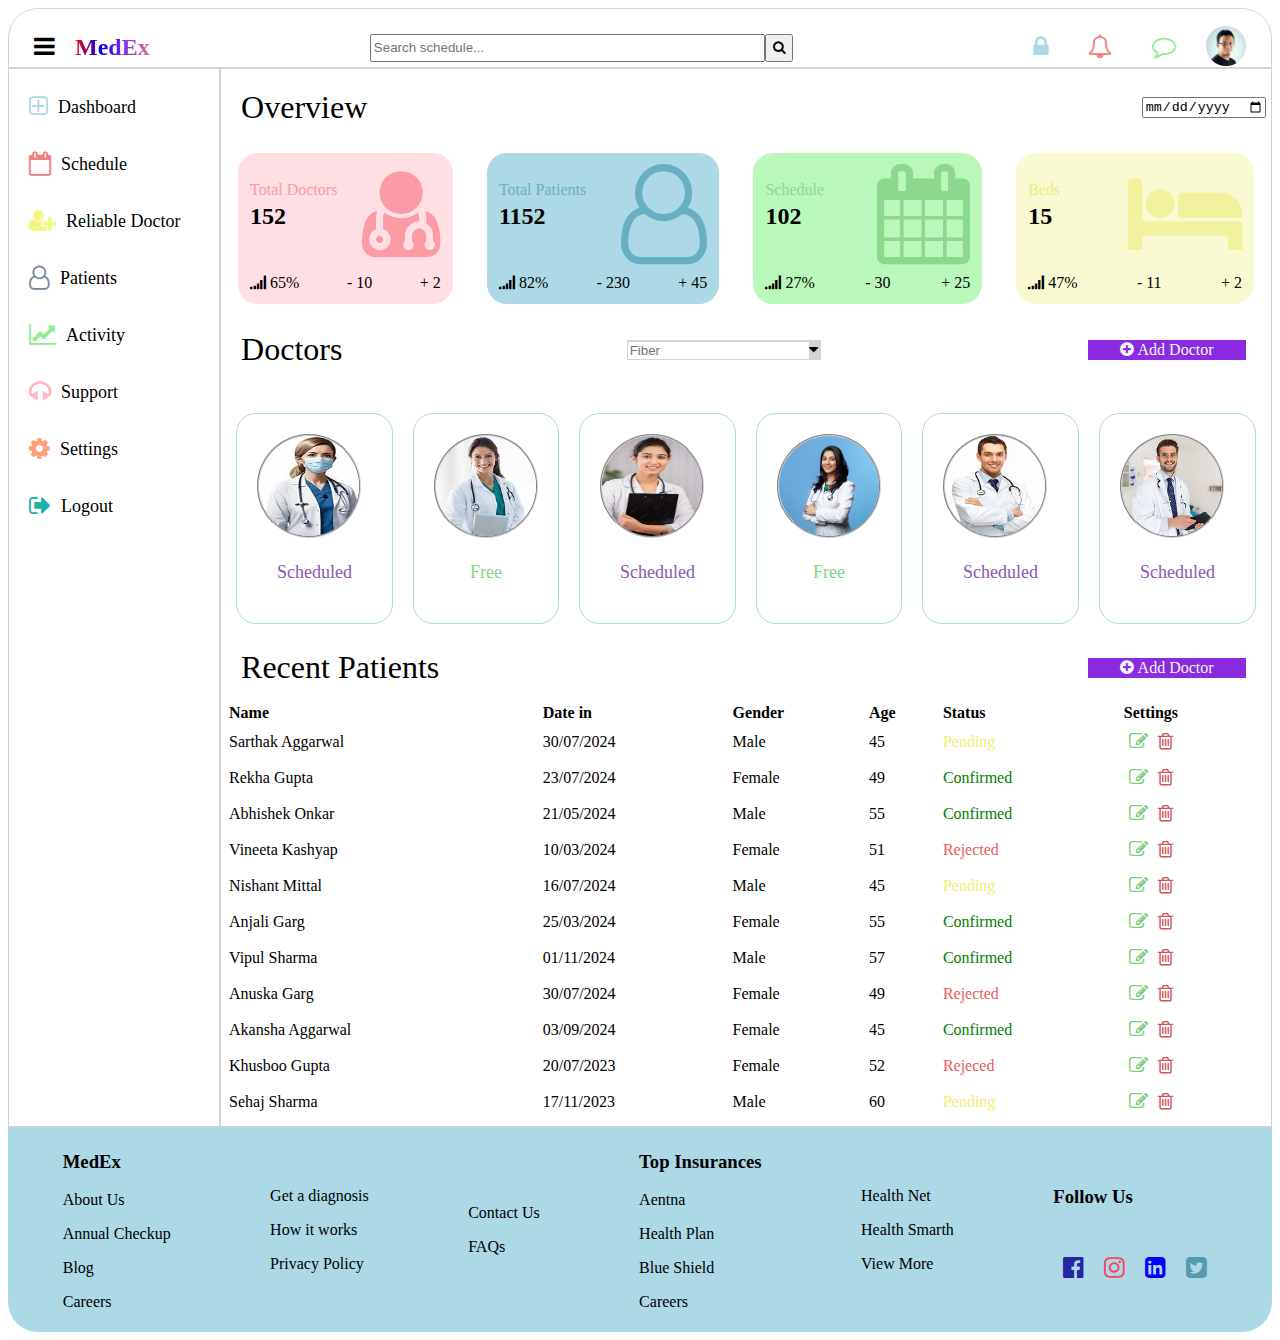
<file: index.html>
<!DOCTYPE html>
<html lang="en">

<head>
    <meta charset="UTF-8">
    <meta name="viewport" content="width=device-width, initial-scale=1.0">
    <title>MedEx</title>
    <link rel="stylesheet" href="./css/h1.css">
    <link rel="stylesheet" href="https://cdnjs.cloudflare.com/ajax/libs/font-awesome/4.7.0/css/font-awesome.min.css">

</head>

<body>
    <div class="container">
        <div class="d11">
            <div class="d1">
                <div class="d111">

                    <div class="a1"><i class="fa fa-bars" aria-hidden="true"></i></div>
                    <div class="a2">
                        <h2 class="d">MedEx</h2>
                    </div>
                </div>
                <div class="a3">
                    <div>
                        <form>
                            <input type="search" placeholder="Search schedule..." class="i11">
                        </form>
                    </div>
                    <div>
                        <button class="b1">
                            <i class="fa fa-search" aria-hidden="true"></i>
                        </button>
                    </div>
                </div>
                <div class="a4">
                    <div class="icn"><i class="fa fa-lock" aria-hidden="true"></i></div>
                    <div class="icn"><i class="fa fa-bell-o" aria-hidden="true"></i></div>
                    <div class="icn"><i class="fa fa-comment-o" aria-hidden="true"></i></div>
                    <div><img src="./images/i2.jpeg" class="img"></div>
                </div>
            </div>
        </div>


        <div class="d12">
            <div class="d2">
                <div class="c1">
                    <div class="z1"><i class="fa fa-plus-square-o" aria-hidden="true"></i></div>
                    <div>
                        <p><a href="./h2.html" style="text-decoration: none; color: black;">Dashboard</a></p>
                    </div>
                </div>
                <div class="c1">
                    <div class="z2"><i class="fa fa-calendar-o" aria-hidden="true"></i></div>
                    <div>
                        <p>Schedule</p>
                    </div>
                </div>
                <div class="c1">
                    <div class="z3"><i class="fa fa-user-plus" aria-hidden="true"></i></div>
                    <div>
                        <p>Reliable Doctor</p>
                    </div>
                </div>
                <div class="c1">
                    <div class="z4"><i class="fa fa-user-o" aria-hidden="true"></i>
                    </div>
                    <div>
                        <p>Patients</p>
                    </div>
                </div>
                <div class="c1">
                    <div class="z5"><i class="fa fa-line-chart" aria-hidden="true"></i></div>
                    <div>
                        <p>Activity</p>
                    </div>
                </div>
                <div class="c1">
                    <div class="z6"><i class="fa fa-headphones" aria-hidden="true"></i></div>
                    <div>
                        <p>Support</p>
                    </div>
                </div>
                <div class="c1">
                    <div class="z7"><i class="fa fa-cog" aria-hidden="true"></i></div>
                    <div>
                        <p>Settings</p>
                    </div>
                </div>
                <div class="c1">
                    <div class="z8"><i class="fa fa-sign-out" aria-hidden="true"></i></div>
                    <div>
                        <p>Logout</p>
                    </div>
                </div>
            </div>
        </div>
        <div class="d13">
            <div class="d3">
                <div class="d31">
                    <div>
                        <h3 class="head">Overview</h3>
                    </div>
                    <div>
                        <form class="spc">
                            <input type="date" placeholder="Today">
                        </form>
                    </div>
                </div>
                <div class="card">
                    <div class="card1">
                        <p class="par1">Total Doctors</p>
                        <div class="y">
                            <div>
                                <h2>152</h2>
                            </div>
                            <div class="in1"><i class="fa fa-user-md" aria-hidden="true"></i></div>
                        </div>
                        <div class="y1">
                            <div><i class="fa fa-signal" aria-hidden="true"></i>&nbsp;65%</div>
                            <div>-&nbsp;10</div>
                            <div>+&nbsp;2</div>
                        </div>

                    </div>
                    <div class="card2">
                        <p class="par2">Total Patients</p>
                        <div class="y">
                            <div>
                                <h2>1152</h2>
                            </div>
                            <div class="in2"><i class="fa fa-user-o" aria-hidden="true"></i></div>
                        </div>
                        <div class="y1">
                            <div><i class="fa fa-signal" aria-hidden="true"></i>&nbsp;82%</div>
                            <div>-&nbsp;230</div>
                            <div>+&nbsp;45</div>
                        </div>
                    </div>
                    <div class="card3">
                        <p class="par3">Schedule</p>
                        <div class="y">
                            <div>
                                <h2>102</h2>
                            </div>
                            <div class="in3"><i class="fa fa-calendar" aria-hidden="true"></i></div>
                        </div>
                        <div class="y1">
                            <div><i class="fa fa-signal" aria-hidden="true"></i>&nbsp;27%</div>
                            <div>-&nbsp;30</div>
                            <div>+&nbsp;25</div>
                        </div>
                    </div>
                    <div class="card4">
                        <p class="par4">Beds</p>
                        <div class="y">
                            <div>
                                <h2>15</h2>
                            </div>
                            <div class="in4"><i class="fa fa-bed" aria-hidden="true"></i></div>
                        </div>
                        <div class="y1">
                            <div><i class="fa fa-signal" aria-hidden="true"></i>&nbsp;47%</div>
                            <div>-&nbsp;11</div>
                            <div>+&nbsp;2</div>
                        </div>
                    </div>
                </div>
            </div>
            <div class="d4">
                <div class="d41">
                    <div>
                        <h3 class="head">Doctors</h3>
                    </div>
                    <div>
                        <form class="but">
                            <div><input type="text" placeholder="Fiber"></div>
                            <div><i class="fa fa-caret-down" aria-hidden="true"></i></div>
                        </form>
                    </div>
                    <div class="bas"><i class="fa fa-plus-circle" aria-hidden="true"></i> Add Doctor</div>
                </div>
                <div class="car">
                    <div class="car1">
                        <div><img src="./images/d5.jpeg" class="image1"></div>
                        <div>
                            <p class="p1">Scheduled</p>
                        </div>
                    </div>
                    <div class="car1">
                        <div><img src="./images/d6.jpeg" class="image1"></div>
                        <div>
                            <p class="p2">Free</p>
                        </div>
                    </div>
                    <div class="car1">
                        <div><img src="./images/d1.avif" class="image1"></div>
                        <div>
                            <p class="p1">Scheduled</p>
                        </div>
                    </div>
                    <div class="car1">
                        <div><img src="./images/d2.avif" class="image1"></div>
                        <div>
                            <p class="p2">Free</p>
                        </div>
                    </div>
                    <div class="car1">
                        <div><img src="./images/d3.jpeg" class="image1"></div>
                        <div>
                            <p class="p1">Scheduled</p>
                        </div>
                    </div>
                    <div class="car1">
                        <div><img src="./images/d4.jpeg" class="image1"></div>
                        <div>
                            <p class="p1">Scheduled</p>
                        </div>
                    </div>

                </div>
            </div>
            <div class="d42">
                <div>
                    <h3 class="head">Recent Patients</h3>
                </div>
                <div class="bas"><i class="fa fa-plus-circle" aria-hidden="true"></i> Add Doctor</div>
            </div>
            <div class="tab">
                <table>
                    <tr>
                        <th>Name</th>
                        <th class="pr">Date in</th>
                        <th>Gender</th>
                        <th>Age</th>
                        <th>Status</th>
                        <th>Settings</th>
                    </tr>
                    <tr>
                        <td>Sarthak Aggarwal</td>
                        <td class="pr">30/07/2024</td>
                        <td>Male</td>
                        <td>45</td>
                        <td style="color: rgb(238, 238, 115);">Pending</td>
                        <td class="fake">
                            <div class="icon1"><i class="fa fa-pencil-square-o" aria-hidden="true"></i></div>
                            <div class="icon2">
                                <i class="fa fa-trash-o" aria-hidden="true"></i>
                            </div>
                        </td>
                    </tr>
                    <tr>
                        <td>Rekha Gupta</td>
                        <td class="pr">23/07/2024</td>
                        <td>Female</td>
                        <td>49</td>
                        <td style="color: green;">Confirmed</td>
                        <td class="fake">
                            <div class="icon1"><i class="fa fa-pencil-square-o" aria-hidden="true"></i></div>
                            <div class="icon2">
                                <i class="fa fa-trash-o" aria-hidden="true"></i>
                            </div>
                        </td>
                    </tr>
                    <tr>
                        <td>Abhishek Onkar</td>
                        <td class="pr">21/05/2024</td>
                        <td>Male</td>
                        <td>55</td>
                        <td style="color: green;">Confirmed</td>
                        <td class="fake">
                            <div class="icon1"><i class="fa fa-pencil-square-o" aria-hidden="true"></i></div>
                            <div class="icon2">
                                <i class="fa fa-trash-o" aria-hidden="true"></i>
                            </div>
                        </td>
                    </tr>
                    <tr>
                        <td>Vineeta Kashyap</td>
                        <td class="pr">10/03/2024</td>
                        <td>Female</td>
                        <td>51</td>
                        <td style="color: rgb(238, 90, 90);">Rejected</td>
                        <td class="fake">
                            <div class="icon1"><i class="fa fa-pencil-square-o" aria-hidden="true"></i></div>
                            <div class="icon2">
                                <i class="fa fa-trash-o" aria-hidden="true"></i>
                            </div>
                        </td>
                    </tr>
                    <tr>
                        <td>Nishant Mittal</td>
                        <td class="pr">16/07/2024</td>
                        <td>Male</td>
                        <td>45</td>
                        <td style="color: rgb(238, 238, 115);">Pending</td>
                        <td class="fake">
                            <div class="icon1"><i class="fa fa-pencil-square-o" aria-hidden="true"></i></div>
                            <div class="icon2">
                                <i class="fa fa-trash-o" aria-hidden="true"></i>
                            </div>
                        </td>
                    </tr>
                    <tr>
                        <td>Anjali Garg</td>
                        <td class="pr">25/03/2024</td>
                        <td>Female</td>
                        <td>55</td>
                        <td style="color: green;">Confirmed</td>
                        <td class="fake">
                            <div class="icon1"><i class="fa fa-pencil-square-o" aria-hidden="true"></i></div>
                            <div class="icon2">
                                <i class="fa fa-trash-o" aria-hidden="true"></i>
                            </div>
                        </td>
                    </tr>
                    <tr>
                        <td>Vipul Sharma</td>
                        <td class="pr">01/11/2024</td>
                        <td>Male</td>
                        <td>57</td>
                        <td style="color: green;">Confirmed</td>
                        <td class="fake">
                            <div class="icon1"><i class="fa fa-pencil-square-o" aria-hidden="true"></i></div>
                            <div class="icon2">
                                <i class="fa fa-trash-o" aria-hidden="true"></i>
                            </div>
                        </td>
                    </tr>
                    <tr>
                        <td>Anuska Garg</td>
                        <td class="pr">30/07/2024</td>
                        <td>Female</td>
                        <td>49</td>
                        <td style="color: rgb(238, 90, 90) ;">Rejected</td>
                        <td class="fake">
                            <div class="icon1"><i class="fa fa-pencil-square-o" aria-hidden="true"></i></div>
                            <div class="icon2">
                                <i class="fa fa-trash-o" aria-hidden="true"></i>
                            </div>
                        </td>
                    </tr>
                    <tr>
                        <td>Akansha Aggarwal</td>
                        <td class="pr">03/09/2024</td>
                        <td>Female</td>
                        <td>45</td>
                        <td style="color: green;">Confirmed</td>
                        <td class="fake">
                            <div class="icon1"><i class="fa fa-pencil-square-o" aria-hidden="true"></i></div>
                            <div class="icon2">
                                <i class="fa fa-trash-o" aria-hidden="true"></i>
                            </div>
                        </td>
                    </tr>
                    <tr>
                        <td>Khusboo Gupta</td>
                        <td class="pr">20/07/2023</td>
                        <td>Female</td>
                        <td>52</td>
                        <td style="color:  rgb(238, 90, 90);">Rejeced</td>
                        <td class="fake">
                            <div class="icon1"><i class="fa fa-pencil-square-o" aria-hidden="true"></i></div>
                            <div class="icon2">
                                <i class="fa fa-trash-o" aria-hidden="true"></i>
                            </div>
                        </td>
                    </tr>
                    <tr>
                        <td>Sehaj Sharma</td>
                        <td class="pr">17/11/2023</td>
                        <td>Male</td>
                        <td>60</td>
                        <td style="color: rgb(238, 238, 115);">Pending</td>
                        <td class="fake">
                            <div class="icon1"><i class="fa fa-pencil-square-o" aria-hidden="true"></i></div>
                            <div class="icon2">
                                <i class="fa fa-trash-o" aria-hidden="true"></i>
                            </div>
                        </td>
                    </tr>


                </table>
            </div>

        </div>
        <div class="d14">
            <div class="med1">
                <h3>MedEx</h3>
                <p>About Us</p>
                <p>Annual Checkup</p>
                <p>Blog</p>
                <p>Careers</p>
            </div>
            <div class="med1">
                <p>Get a diagnosis</p>
                <p>How it works</p>
                <p>Privacy Policy</p>
            </div>
            <div class="med1">
                <p>Contact Us</p>
                <p>FAQs</p>
            </div>
            <div class="med1">
                <h3>Top Insurances</h3>
                <p>Aentna</p>
                <p>Health Plan</p>
                <p>Blue Shield</p>
                <p>Careers</p>
            </div>
            <div class="med1">
                <p>Health Net</p>
                <p>Health Smarth</p>
                <p>View More</p>
            </div>
            <div class="med1">
                <h3>Follow Us</h3><br>
                <div class="med3">
                    <div class="t1"><i class="fa fa-facebook-official" aria-hidden="true"></i></div>
                    <div class="t2"><i class="fa fa-instagram" aria-hidden="true"></i></div>
                    <div class="t3"><i class="fa fa-linkedin-square" aria-hidden="true"></i></div>
                    <div class="t4"><i class="fa fa-twitter-square" aria-hidden="true"></i></div>
                </div>
            </div>
        </div>
    </div>

</body>

</html>
</file>
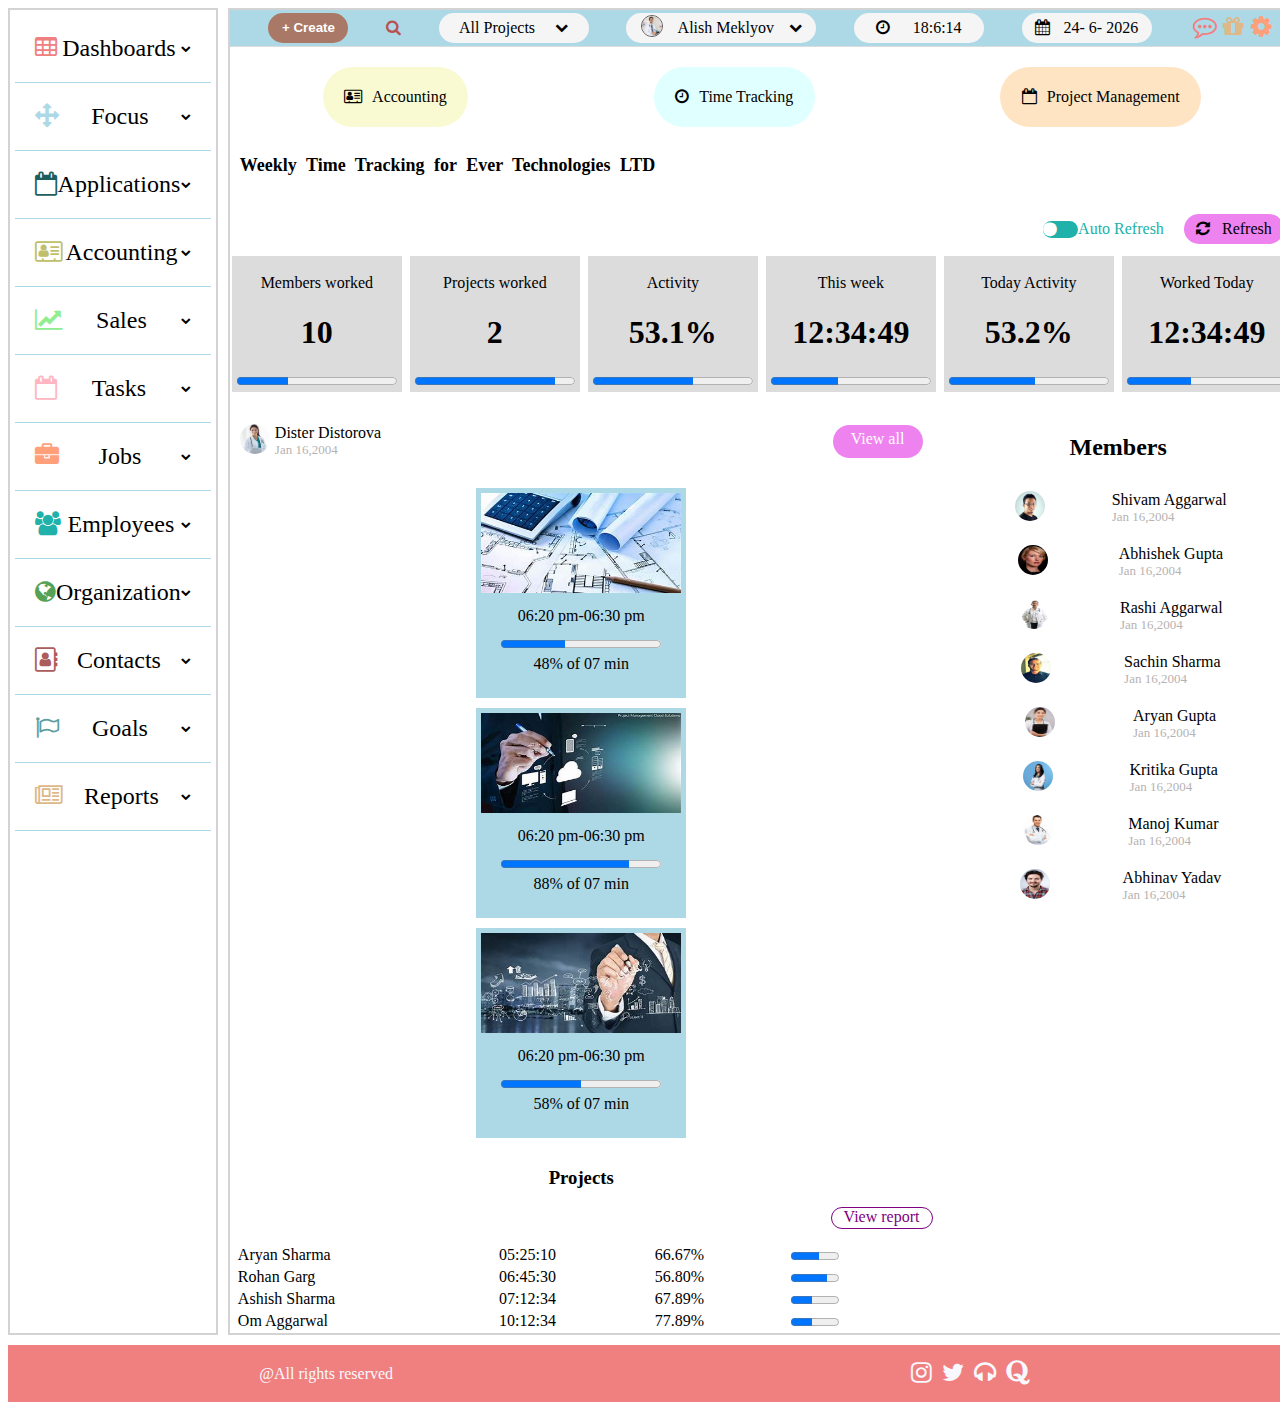
<file: h2.html>
<!DOCTYPE html>
<html lang="en">

<head>
    <meta charset="UTF-8">
    <meta name="viewport" content="width=device-width, initial-scale=1.0">
    <title>CRP</title>
    <link rel="stylesheet" href="./css/h2.css">
    <link rel="stylesheet" href="https://cdnjs.cloudflare.com/ajax/libs/font-awesome/4.7.0/css/font-awesome.min.css">

</head>

<body>
    <div class="container">
        <div class="d1">
            <div class="d11">
                <div style="color: lightcoral;"><i class="fa fa-table" aria-hidden="true"></i></div>
                <div>Dashboards</div>
                <div class="h"><i class="fa fa-chevron-down" aria-hidden="true"></i></div>
            </div>
            <div class="d11">
                <div style="color: lightblue;"><i class="fa fa-arrows" aria-hidden="true"></i></div>
                <div>Focus</div>
                <div class="h"><i class="fa fa-chevron-down" aria-hidden="true"></i></div>
            </div>
            <div class="d11">
                <div style="color: rgb(29, 94, 94);"><i class="fa fa-calendar-o" aria-hidden="true"></i></div>
                <div>Applications</div>
                <div class="h"><i class="fa fa-chevron-down" aria-hidden="true"></i></div>
            </div>
            <div class="d11">
                <div style="color: rgb(192, 192, 108);"><i class="fa fa-address-card-o" aria-hidden="true"></i></div>
                <div>Accounting</div>
                <div class="h"><i class="fa fa-chevron-down" aria-hidden="true"></i></div>
            </div>
            <div class="d11">
                <div style="color: lightgreen;"><i class="fa fa-line-chart" aria-hidden="true"></i></div>
                <div>Sales</div>
                <div class="h"><i class="fa fa-chevron-down" aria-hidden="true"></i></div>
            </div>
            <div class="d11">
                <div style="color: lightpink;"><i class="fa fa-calendar-o" aria-hidden="true"></i></div>
                <div>Tasks</div>
                <div class="h"><i class="fa fa-chevron-down" aria-hidden="true"></i></div>
            </div>
            <div class="d11">
                <div style="color: lightsalmon;"><i class="fa fa-briefcase" aria-hidden="true"></i></div>
                <div>Jobs</div>
                <div class="h"><i class="fa fa-chevron-down" aria-hidden="true"></i></div>
            </div>
            <div class="d11">
                <div style="color: lightseagreen;"><i class="fa fa-users" aria-hidden="true"></i></div>
                <div>Employees</div>
                <div class="h"><i class="fa fa-chevron-down" aria-hidden="true"></i></div>
            </div>
            <div class="d11">
                <div style="color: rgb(85, 161, 85);"><i class="fa fa-globe" aria-hidden="true"></i></div>
                <div>Organization</div>
                <div class="h"><i class="fa fa-chevron-down" aria-hidden="true"></i></div>
            </div>
            <div class="d11">
                <div style="color: rgb(173, 92, 92);"><i class="fa fa-address-book-o" aria-hidden="true"></i></div>
                <div>Contacts</div>
                <div class="h"><i class="fa fa-chevron-down" aria-hidden="true"></i></div>
            </div>
            <div class="d11">
                <div style="color:cadetblue;"><i class="fa fa-flag-o" aria-hidden="true"></i></div>
                <div>Goals</div>
                <div class="h"><i class="fa fa-chevron-down" aria-hidden="true"></i></div>
            </div>
            <div class="d11">
                <div style="color: burlywood;"><i class="fa fa-newspaper-o" aria-hidden="true"></i></div>
                <div>Reports</div>
                <div class="h"><i class="fa fa-chevron-down" aria-hidden="true"></i></div>
            </div>
        </div>
        <div class="d2">
            <div class="d21">
                <div class="hi">
                    <div>
                        <button class="b1">
                            + Create
                        </button>
                    </div>
                    <div class="b2">
                        <i class="fa fa-search" aria-hidden="true"></i>
                    </div>
                    <div class="c1">
                        <div>All Projects</div>
                        <div class="i1"><i class="fa fa-chevron-down" aria-hidden="true"></i></div>

                    </div>
                    <div class="c2">
                        <div><img src="./images/d4.jpeg" class="img1"></div>
                        <div>Alish Meklyov</div>
                        <div class="i1"><i class="fa fa-chevron-down" aria-hidden="true"></i></div>
                    </div>
                    <div class="c3">
                        <div><i class="fa fa-clock-o" aria-hidden="true"></i></div>
                        <div>
                            <script>
                                var date = new Date();
                                var hour = date.getHours();
                                var min = date.getMinutes();
                                var sec = date.getSeconds();
                                document.write(hour + ":" + min + ":" + sec);
                                console.log(hour + ":" + min + ":" + sec);
                            </script>
                        </div>
                    </div>
                    <div class="c4">
                        <div><i class="fa fa-calendar" aria-hidden="true"></i></div>
                        <div>
                            <script>
                                var date1 = new Date();
                                var d = date1.getDate();
                                var mon = date1.getUTCMonth();
                                var year = date1.getFullYear();
                                document.write(d + "- " + mon + "- " + year);
                                console.log(d + "- " + mon + "- " + year);
                            </script>
                        </div>
                    </div>
                    <div class="c5">
                        <div class="p1"><i class="fa fa-commenting-o" aria-hidden="true"></i></div>
                        <div class="p2"><i class="fa fa-gift" aria-hidden="true"></i></div>
                        <div class="p3"><i class="fa fa-cog" aria-hidden="true"></i></div>
                    </div>
                </div>
                <div class="hello">
                    <div class="z1">
                        <div><i class="fa fa-address-card-o" aria-hidden="true"></i></div>
                        <div class="z11">Accounting</div>
                    </div>
                    <div class="z2">
                        <div><i class="fa fa-clock-o" aria-hidden="true"></i></div>
                        <div class="z11">Time Tracking</div>
                    </div>
                    <div class="z3">
                        <div><i class="fa fa-calendar-o" aria-hidden="true"></i></div>
                        <div class="z11">Project Management</div>
                    </div>
                </div>
            </div>
            <div class="d22">
                <h3 class="z4">Weekly Time Tracking for Ever Technologies LTD</h3>
                <div class="x">
                    <div class="x1">
                        <div class="x111">
                            <div class="x11">
                                <i class="fa fa-circle" aria-hidden="true"></i>
                            </div>
                            <div>
                                <p style="color: lightseagreen;">Auto Refresh</p>
                            </div>

                            <div class="ref">
                                <div><i class="fa fa-refresh" aria-hidden="true"></i></div>
                                <div>Refresh</div>

                            </div>
                        </div>
                    </div>
                </div>
                <div class="card">
                    <div class="card1">
                        <p>Members worked</p>
                        <h1 class="b">10</h1>
                        <label for="file"></label>
                        <progress id="file" value="32" max="100"></progress>

                    </div>
                    <div class="card1">
                        <p>Projects worked</p>
                        <h1 class="b">2</h1>
                        <label for="file"></label>
                        <progress id="file" value="88" max="100"></progress>

                    </div>
                    <div class="card1">
                        <p>Activity</p>
                        <h1 class="b">53.1%</h1>
                        <label for="file"></label>
                        <progress id="file" value="63" max="100"></progress>

                    </div>
                    <div class="card1">
                        <p>This week</p>
                        <h1 class="b">12:34:49</h1>
                        <label for="file"></label>
                        <progress id="file" value="42" max="100"></progress>

                    </div>
                    <div class="card1">
                        <p>Today Activity</p>
                        <h1 class="b">53.2%</h1>
                        <label for="file"></label>
                        <progress id="file" value="54" max="100"></progress>

                    </div>
                    <div class="card1">
                        <p>Worked Today</p>
                        <h1 class="b">12:34:49</h1>
                        <label for="file"></label>
                        <progress id="file" value="40" max="100"></progress>

                    </div>
                </div>
                <div class="cont1">
                    <div class="item">
                        <h2 style="text-align: center;">Members</h2>
                        <div class="e1">
                            <div><img src="./images/i2.jpeg" class="set"></div>
                            <div>Shivam Aggarwal
                                <div class="sm">Jan 16,2004</div>
                            </div>
                        </div>
                        <div class="e1">
                            <div><img src="./images/i3.jpeg" class="set"></div>
                            <div>Abhishek Gupta
                                <div class="sm">Jan 16,2004</div>
                            </div>
                        </div>
                        <div class="e1">
                            <div><img src="./images/d7.webp" class="set"></div>
                            <div>Rashi Aggarwal
                                <div class="sm">Jan 16,2004</div>
                            </div>
                        </div>
                        <div class="e1">
                            <div><img src="./images/i1.jpeg" class="set"></div>
                            <div>Sachin Sharma
                                <div class="sm">Jan 16,2004</div>
                            </div>
                        </div>
                        <div class="e1">
                            <div><img src="./images/d1.avif" class="set"></div>
                            <div>Aryan Gupta
                                <div class="sm">Jan 16,2004</div>
                            </div>
                        </div>
                        <div class="e1">
                            <div><img src="./images/d2.avif" class="set"></div>
                            <div>Kritika Gupta
                                <div class="sm">Jan 16,2004</div>
                            </div>
                        </div>
                        <div class="e1">
                            <div><img src="./images/d3.jpeg" class="set"></div>
                            <div>Manoj Kumar
                                <div class="sm">Jan 16,2004</div>
                            </div>
                        </div>
                        <div class="e1">
                            <div><img src="./images/i6.jpeg" class="set"></div>
                            <div>Abhinav Yadav
                                <div class="sm">Jan 16,2004</div>
                            </div>
                        </div>
                    </div>
                    <div class="s1">
                        <div class="e">
                            <div class="e1">
                                <div><img src="./images/d6.jpeg" class="set"></div>
                                <div>Dister Distorova
                                    <div class="sm">Jan 16,2004</div>
                                </div>
                            </div>
                            <div class="view">View all</div>
                        </div>
                        <div class="car">
                            <div class="car1">
                                <div><img src="./images/th.jpeg" class="im"></div>
                                <div class="eas">06:20 pm-06:30 pm</div>
                                <div><label for="file1"></label>
                                    <progress id="file1" value="40" max="100"></progress>
                                </div>
                                <div class="e2">48% of 07 min</div>
                            </div>
                            <div class="car1">
                                <div><img src="./images/ph2.jpeg" class="im"></div>
                                <div class="eas">06:20 pm-06:30 pm</div>
                                <div><label for="file1"></label>
                                    <progress id="file1" value="80" max="100"></progress>
                                </div>
                                <div class="e2">88% of 07 min</div>
                            </div>
                            <div class="car1">
                                <div><img src="./images/ph3.jpeg" class="im"></div>
                                <div class="eas">06:20 pm-06:30 pm</div>
                                <div><label for="file1"></label>
                                    <progress id="file1" value="50" max="100"></progress>
                                </div>
                                <div class="e2">58% of 07 min</div>
                            </div>
                        </div>
                    </div>
                    <div class="s2">
                        <h3 style="text-align: center;">Projects</h3>
                        <div class="view1">View report</div><br><br>
                        <table>
                            <tbody>
                                <tr>
                                    <td>Aryan Sharma</td>
                                    <td>05:25:10</td>
                                    <td>66.67%</td>
                                    <td><progress id="file2" value="30" max="50"></progress></td>

                                </tr>
                                <tr>
                                    <td>Rohan Garg</td>
                                    <td>06:45:30</td>
                                    <td>56.80%</td>
                                    <td><progress id="file2" value="38" max="50"></progress></td>

                                </tr>
                                <tr>
                                    <td>Ashish Sharma</td>
                                    <td>07:12:34</td>
                                    <td>67.89%</td>
                                    <td><progress id="file2" value="22" max="50"></progress></td>

                                </tr>
                                <tr>
                                    <td>Om Aggarwal</td>
                                    <td>10:12:34</td>
                                    <td>77.89%</td>
                                    <td><progress id="file2" value="22" max="50"></progress></td>

                                </tr>
                            </tbody>
                        </table>

                    </div>


                </div>
            </div>

        </div>
        <div class="d3">
            <div class="end">
                <div style="color: ghostwhite;">@All rights reserved</div>
                <div class="icons">
                    <div class="zz"><i class="fa fa-instagram" aria-hidden="true"></i></div>
                    <div class="zz"><i class="fa fa-twitter" aria-hidden="true"></i>
                    </div>
                    <div class="zz"><i class="fa fa-headphones" aria-hidden="true"></i></div>
                    <div class="zz"><i class="fa fa-quora" aria-hidden="true"></i></div>

                </div>
            </div>
        </div>
    </div>
</body>

</html>
</file>
<file: css/h1.css>
.container{
    display: grid;
    grid-template-columns: 1fr 4fr;
    grid-template-rows: 60px auto auto;
    grid-template-areas:
    "header header"  
    "sidebar main"  
    "footer footer"; 
 
}
.d11{
    grid-area: header;
    padding: 5px;
    border-top-left-radius: 30px;
    border-top-right-radius: 30px;
    border: 1px groove lightgray;
}
.d1{
    display: flex;
    align-items: center;
    justify-content: space-between;

}
.d111{
    display: flex;
    align-items: center;
    justify-content: space-between;
}
.d{
    background: linear-gradient(to left , palevioletred,blueviolet,blue,red);
    -webkit-text-fill-color: transparent;
    background-clip: text;
   font-size: x-large;
   
}
.a3{
    display: flex;
    align-items: center;

}
.a4{
 display: flex;
 align-items: center;  
}
.icn:nth-child(1){
    color: lightblue;
}
.icn:nth-child(2){
    color: lightcoral;
}
.icn:nth-child(3){
    color: lightgreen;
    margin-right: 20px;
}

.img{
    height: 40px;
    width: 40px;
    border-radius: 40px;
    margin-right: 20px;
}
.i11{
    height: 28px;
    width: 395px;
    outline: none;
}
.b1{
    height: 28px;
}
.icn ,.a1{
   font-size: x-large;
   font-weight: lighter;
   padding: 10px;
   margin: 10px;
}
@media only screen and (max-width:650px){
    .container{
       grid-template-columns: 1fr 4fr;
        grid-template-rows: 1fr auto auto;
       }
    .d11{
        padding: 3px;
    }
    
    .d{
       font-size: large;
       margin-left: 4px;
    }
    .icn:nth-child(3){
        margin-right: 10px;
    }
    
    .img{
        height: 30px;
        width: 30px;
        border-radius: 30px;
        margin-right: 10px;
    }
    .i11{
        height: 25px;
        width: 100px;
    }
    .b1{
        height: 25px;
    }
    .icn ,.a1{
       font-size: large;
       padding: 8px;
       margin: 8px;
    }
    .a3{
        display: none;
    }
    .card{
        display: grid;
        grid-template-columns: 1fr !important;
        grid-gap: 4px;
}
.fa{
    font-size: smaller;
}
.in1 ,.in2 ,.in3 ,.in4{
    font-size: smaller;
}
.but{
 display:none !important;   
}
.bas{
    width:auto !important;
    height:auto !important;

}
.head{
    font-size: x-large !important;
}
.t1,.t2,.t3,.t4{
    font-size: large !important;
    padding: 5px !important;
}
.pr{
    display: none !important;
}
.med3{
    flex-direction: column !important;
}


}
@media only screen and (max-width:350px){
    .icn ,.a1{
        font-size: large;
        padding: 5px;
        margin: 3px;
     }
     .a3{
        display: none;
    }
    .but{
        display:none;
    }
    .d{
        font-size: medium;
    }
    .card{
        display: grid;
        grid-template-columns: 1fr !important;
        grid-gap: 5px;
}
.in1 , .in2,.in3,.in4{
    font-size: 10%;;

}
.par1,.par2,.par3,.par4{
    font-size: 10%;
    text-align: justify;
}
.head{
    font-size: large !important;
}

}
@media only screen and (max-width:860px){
    .icn ,.a1{
        font-size: large;
        padding: 5px;
        margin: 2px;
     }
     .i11{
        height: 20px;
        width: 245px;
        outline: none;
    }
    .b1{
        height: 20px;
    }
    .d{
        font-size: medium;
    }
    .img{
        height: 30px;
        width: 30px;
        border-radius: 30px;
        margin-right: 15px;
    }
    .c1{
        font-size: medium;
    }
    .c2{
        font-size: medium;
    }
    .c1:hover{
        background-color: rgb(97, 97, 226);
        border-radius: 7px;
    }
    .c2:hover{
        background-color: rgb(97, 97, 226);
        border-radius: 10px;
    }
    .z1,.z2,.z3,.z4,.z5,.z6,.z7,.z8{
        font-size: large;
        margin: 3px;
        padding: 3px;
    }
    .card{
        display: grid;
        grid-template-columns: repeat(2, 1fr) !important;
        grid-template-rows: repeat(2,1fr) !important;
        grid-gap: 5px;
}
.par1,.par2,.par3,.par4{
    font-size: small;
    text-align: justify;
}
.p1,.p2{
    text-align: center;
}
.car{
    flex-direction: column;
}
.car1{
    display: flex;
    align-items: center;
    justify-content: space-around;
}
.in1{
    font-size: 90px !important;
}
.in2{
    font-size: 90px  !important;
}
.in3{
    font-size: 90px !important;
}
.in4{
    font-size: 90px !important;
}
.y h2{
    font-size: medium !important;
}
}

.d12{
    grid-area: sidebar;
    background-color: white;
    border: 1px groove lightgray;
    padding: 5px;

}
.d2{

    padding: 5px;
}
.c1{
    display: flex;
    align-items: center;
    justify-content: flex-start;
    font-size: large;
    font-weight: lighter;
}

.c1:hover{
    background-color: rgb(97, 97, 226);
    border-radius: 10px;
}
.c2:hover{
    background-color: rgb(97, 97, 226);
    border-radius: 10px;
}
.z1,.z2,.z3,.z4,.z5,.z6,.z7,.z8{
    font-size: x-large;
    margin: 5px;
    padding: 5px;
}
.z1{
    color: lightblue;
}
.z2{
    color: lightcoral;
}
.z3{
    color: rgb(245, 245, 128);
}
.z4{
    color: lightslategray;
}
.z5{
    color: lightgreen;
}
.z6{
    color: lightpink;
}
.z7{
    color: lightsalmon;
}
.z8{
    color: lightseagreen;
}


.d13{
    grid-area: main;
    border: 1px groove lightgray;
    padding: 5px;
}
.d31{
    display: flex;
    align-items: center;
    justify-content: space-between;
}
.spc{
   outline: none;

}

.head{
    padding: 10px;
    margin: 5px;
    font-size: xx-large;
    font-weight: lighter;
}
.card{
    display: grid;
    grid-template-columns: repeat(4,auto);
    grid-gap: 10px;
}
.card1{
    padding: 12px;
    margin: 12px;
    background-color: rgb(255, 223, 227);
    border-radius: 20px;
}
.card2{
    padding: 12px;
    margin: 12px;
    background-color:lightblue;
    border-radius: 20px;
}
.card3{
    padding: 12px;
    margin: 12px;
    background-color:rgb(186, 247, 186);
    border-radius: 20px;
}
.card4{
    padding: 12px;
    margin: 12px;
    background-color:lightgoldenrodyellow;
    border-radius: 20px;
}

.y{
    display: flex;
    align-items: center;
    justify-content:space-between ;
    margin-top: -56px;
}
.in1{
    font-size: 100px;
    color:  rgb(250, 155, 165);
    
}
.in2{
    font-size: 100px;
    color:  rgb(106, 174, 197);
    
}
.in3{
    font-size: 100px;
    color: rgb(140, 216, 140);
    
}
.in4{
    font-size: 100px;
    color: rgb(241, 241, 158);
    
}
.par1{
    color:  rgb(250, 155, 165); 
}
.par2{
    color:  rgb(106, 174, 197);
}
.par3{
    color: rgb(140, 216, 140);
}
.par4{
    color: rgb(235, 235, 134);
}
.y1{
    display: flex;
    align-items: center;
    justify-content:space-between ; 
}
.bas{
    border: 1px groove blueviolet;
    color: whitesmoke;
    width: 15%;
    height: 10%;
    background-color: blueviolet;
    text-align: center;
    margin-right: 20px;
}
input[type="text"]{
    outline: none;
    border: none;
}
.but{
    border: 1px groove lightgray;
    background-color: lightgray;
    width: 100%;
    display: flex;
    margin-left: auto;
    margin-right: auto; 
    
    
}
.d41,.d42{
    display: flex;
    align-items: center;
    justify-content: space-between;
}
.car{
    display: flex;
    align-items: center;
    justify-content: space-around;
    margin-top: 20px;
}
.car1{
    border: 1px solid lightblue;
    border-radius: 20px;
    width: 80%;
    padding: 20px;
    margin: 10px;
    
}
.image1{
    height: 100px;
    width: 100px;
    text-align: center;
    border-radius: 100px;
    border: 2px groove lightgray;
    
}
.p1{
    text-align: center;
    padding: 10px;
    margin: 10px;
    font-size: large;
    color: rgb(135, 88, 180);
}
.p2{
    text-align: center;
    padding: 10px;
    margin: 10px;
    font-size: large;
    color: rgb(126, 214, 126);
}
.fake{
    display: flex;
}
.icon1{
    color: rgb(123, 206, 123);
    margin: 5px;
    font-size: larger;
}
.icon2{
    color:rgb(211, 87, 87);
    margin: 5px;
    font-size: larger;
}
table{
    width: 100%;
}
tr{
    width: 100%;
    text-align: justify;
    padding: 4px;
}
.d14{
    grid-area: footer;
    background-color: lightblue;
    padding: 5px;
    display: flex;
    align-items: center;
    border-bottom-left-radius: 30px;
    border-bottom-right-radius: 30px;
}
.med1{
    margin: auto;
    padding: auto;
}
.med3{
    display: flex;
    align-items: center;
    justify-content: space-between;
}
.t1{
    font-size: x-large;
    color: rgb(37, 37, 163);
    padding: 10px;
    margin: auto;
}
.t2{
    font-size: x-large;
    color: rgb(243, 70, 98);
    padding: 10px;
    margin: auto;
}
.t3{
    font-size: x-large;
    color: blue;
    padding: 10px;
    margin: auto;
}
.t4{
    font-size: x-large;
    color:rgb(85, 154, 177);
    padding: 10px;
    margin: auto;
   }
</file>
<file: css/h2.css>
.container{
    display: grid;
    grid-template-columns: 1fr 4fr;
    grid-template-rows: auto auto;
    grid-gap: 10px;
    grid-template-areas: 
    "sidebar main"
    "footer footer";
}
.d1{
    grid-area: sidebar;
    padding: 5px;
    background-color: white;
    border: 2px solid lightgrey;
}
.d11{
    display: flex;
    align-items: center;
    justify-content: space-between;
    font-size: x-large;
    font-weight: lighter;
    margin: auto;
    padding: 20px;
    border-bottom: 1px solid lightblue;

}
.d11:hover{
    color:rgb(43, 86, 226);
    border: 1px solid blueviolet;
}
.h{
    font-size: x-small;
}
.d2{
    grid-area: main;
    display: grid;
    grid-template-rows: 0.8fr auto;
    border: 2px solid lightgrey;
   
}

.hi{
  display: flex;
  align-items: center;
  justify-content: space-evenly; 
  /* margin-top: 1rem;
  margin-bottom: 2rem; */
  padding: 1px; 
  background-color: lightblue;
  border-bottom: 1px solid gainsboro;
}
.b1{
    border-radius: 20px;
    border: none;
    height: 30px;
    width: 80px;
    font-weight: bold;
    background-color: rgb(170, 120, 102);
    color: white;
}
.c1{
    display: flex;
    align-items: center;
    justify-content: space-evenly;
    width: 150px;
    height: 30px;
    background-color: whitesmoke;
    border-radius: 30px;
}
.b2{
    color: rgb(185, 81, 81);
}
.c2{
    display: flex;
    align-items: center;
    justify-content: space-evenly;
    width: 190px;
    height: 30px;
    background-color: whitesmoke;
    border-radius: 30px;
}
.c3{
    display: flex;
    align-items: center;
    justify-content: space-evenly;
    width: 130px;
    height: 30px;
    background-color: whitesmoke;
    border-radius: 30px;
}
.c4{
    display: flex;
    align-items: center;
    justify-content: space-evenly;
    width: 130px;
    height: 30px;
    background-color: whitesmoke;
    border-radius: 30px;
}
.c5{
    display: flex;
    align-items: center;
    justify-content: space-evenly;
    font-size: x-large;
}
.p1{
    padding: 5%;
    color: lightcoral;
    /* margin-right: 2%; */
}
.p2{
    padding: 5%;
    color:burlywood;
    /* margin-right: 2%; */
}
.p3{
    padding: 5%;
    color: lightsalmon;
    /* margin-right:2% ; */
}
.i1{
    font-size: smaller;
}
.img1{
    height: 20px;
    width: 20px;
    border-radius: 20px;
    border: 1px solid rgb(95, 92, 92);
}
.hello{
    display: flex;
    align-items: center;
    justify-content: space-around;
    margin-top: 20px;
}
.z1,.z2,.z3{
    display: flex;
    align-items: center;
    justify-content: space-between;
    padding: 2%;
    
}
.z11{
    margin-left: 10px;
}
.z1{
    background-color: lightgoldenrodyellow;
    border-radius: 40px;
}
.z2{
    background-color: lightcyan;
    border-radius: 40px;
}
.z3{
    background-color: bisque;
    border-radius: 40px;
}

.d3{
    grid-area: footer;
    background-color: lightcoral;
}
.x11{
    width: 35px;
    height: 17px;
    border-radius: 10px;
    background-color: lightseagreen;
    color: white;
    
    
}
.x111{
    /* width: 230px; */
    display: flex;
    align-items: center;
    justify-content: flex-end;
    /* padding: 7px; */

}
.ref{
    display: flex;
    align-items: center;
    width: 100px;
    height: 30px;
    border-radius: 30px;
    justify-content: space-evenly;
    background-color: violet;
    margin-left: 20px;
    margin-right: 10px;
}
.card{
    display:grid;
    grid-template-columns: repeat(6,170px);
    gap: 8px;
    justify-content: space-evenly;
    
}


.card1{
    /* height: 140px;
    width: 160px; */
    background-color: gainsboro;
    text-align: center;
    padding: 2px;
    margin-bottom: 20px;
}
.icn4{
   color: white;
    outline: none;
}
.z4{
    padding: 10px;
    word-spacing: 5px;
    font-size: large;
    font-family: Georgia, 'Times New Roman', Times, serif;
}
.cont1{
    display: grid;
    grid-template-columns: 2fr 1fr;
    gap: 10px;
    height: auto;
    grid-auto-flow: column;
    
}
.item{
    /* background-color: rgb(206, 206, 250); */
    grid-row: 1/3;
    grid-column: 2/3;
    /* border: 1px solid gainsboro; */
}


.e{
    display: flex;
    align-items: center;
    justify-content: space-between;
}
.set{
    height: 30px;
    width: 30px;
    border-radius: 30px;
    padding: 5px;
}
.view{
    height: 23px;
    width:80px;
    text-align: center;
    color: white;
    border-radius: 30px;
    background-color: violet;
    padding: 5px;
    margin-right: 10px;
}
.sm{
    font-size: small;
    color: rgb(182, 178, 178);
}
.e1{
    display: flex;
    align-items: center;
    justify-content: space-evenly;
    padding: 5px;
}
.im{
    height: 100px;
    width: 200px;
}
.car{
    display: flex;
    align-items: center;
    justify-content: space-evenly;
    margin-top: 10px;
}
.car1{
    width: 200px;
    height:200px ;
    background-color: lightblue ;
    text-align: center;
    padding: 5px;
}
.eas{
    text-align: center;
    padding: 10px;
}
.e2{
    padding: 2px;
}
.view1{
    height: 20px;
    width: 100px;
    border-radius: 20px;
    color: purple;
    border: 1px solid purple;
    text-align: center;
    float: right;

}
#file2{
    width: 1500%;
    
}
table{
    width: 80%;
    margin-left: 5px;
    
}
.icons{
    display: flex;
    align-items: center;
    justify-content: space-evenly;
    padding: 10px;
    
    color: ghostwhite;
    font-size: x-large;
}
.zz{
    padding: 5px;
}
.end{
    display: flex;
    align-items: center;
    justify-content: space-around;
}





@media only screen and (max-width:1284px){
    .card{
        padding: 2px;
        flex-direction: column;
    }
    .car{
        flex-direction: column;
    }
    .car1{
        margin-top: 10px;
    }
}
@media only screen and ( max-width:1130px){
    .p1,.p2,.p3{
        padding: 3% !important;
    }
    .b1,.c1,.c2,.c3,.c4{
        height: 20px;
    }
    .c5{
        font-size: large;
    }
    .card{
        grid-template-columns: repeat(3,180px)!important;
        
        gap: 10px !important;
    }
    
}
@media only screen and (max-width:1014px){
    .d11{
        font-size: large;
        padding: 10px;
    }
    .c2{
        display: none;
    }
}
@media only screen and (max-width:800px){
    .c1{
        display: none;
    }
    .table{
        width: 100%;
    }
    #file2{
        width: 2000% !important;
    }
}
@media only screen and (max-width:630px){
    .c3{
        width:80px;
    }
    .c4{
        width:100px;
    }
    .p1,.p2,.p3{
        font-size: medium;
    }
    
    .z1,.z2,.z3{
        margin-top: 10px;
        border-radius: 0px;
    }
    .card{
        grid-template-columns: repeat(2,160px)!important;
        
        gap: 10px !important;
    }
    #file2{
        width: 2500% !important;
    }
    table{
        width: 132% !important;
    }
    .view1{
        margin-right: -136px !important;
    }
}
@media only screen and (max-width:500px){
    .c3{
        display: none;
    }
    .b1{
        height: 16px;
        width: 70px;
    }
    .b2{
        display: none;
    }
    .hello{
        flex-direction: column;
    }
    
}
@media only screen and (max-width:420px){
    .c4{
        display: none;
    }
    .card{
        grid-template-columns: repeat(1,190px)!important;
        
        gap: 10px !important;
    }
    .view1{
        margin-right: -113px !important;
    }
}
</file>
